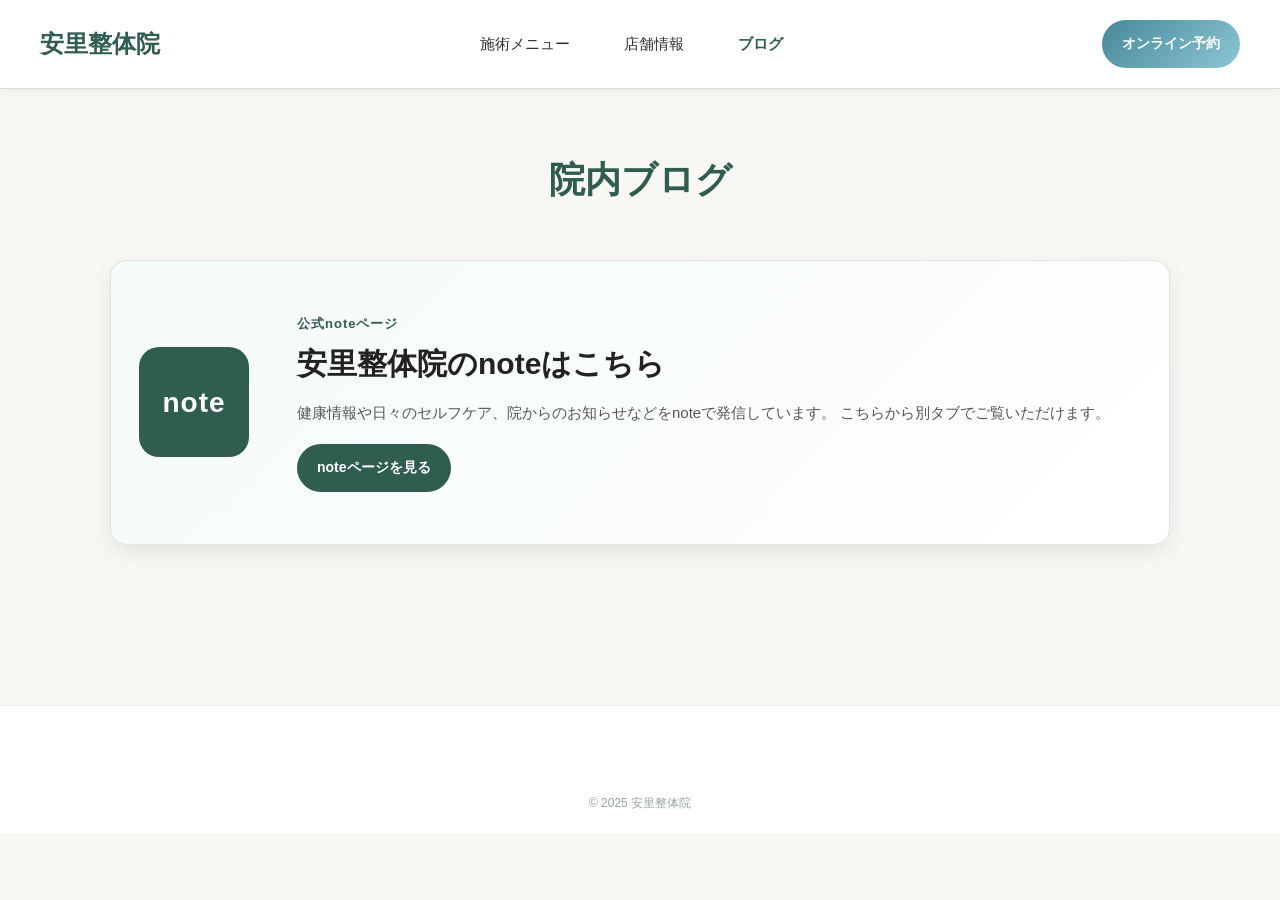
<file: blog.html>
<!DOCTYPE html>
<html lang="ja">
<head>
    <meta charset="UTF-8">
    <meta name="viewport" content="width=device-width, initial-scale=1.0">
    <title>ブログ | 安里整体院</title>
    <link rel="stylesheet" href="style.css">
</head>
<body>

    <header class="header">
        <div class="logo">安里整体院</div>

        <nav class="nav">
            <ul class="nav-list">
                <li><a href="menu.html">施術メニュー</a></li>
                <li><a href="access.html">店舗情報</a></li>
                <li><a href="blog.html" class="active">ブログ</a></li>
            </ul>
        </nav>

        <a href="reserve.html" class="btn-reservation">オンライン予約</a>
    </header>

    <main class="container">
        <h1 class="page-title">院内ブログ</h1>

        <section class="note-section">
            <article class="blog-card note-page-card">
                <a href="https://note.com/rosy_canna9799" target="_blank" rel="noopener noreferrer" class="blog-link">
                    <div class="note-page-icon">note</div>

                    <div class="blog-content">
                        <p class="note-label">公式noteページ</p>
                        <h2 class="note-page-title">安里整体院のnoteはこちら</h2>
                        <p class="note-page-text">
                            健康情報や日々のセルフケア、院からのお知らせなどをnoteで発信しています。
                            こちらから別タブでご覧いただけます。
                        </p>
                        <span class="note-page-button">noteページを見る</span>
                    </div>
                </a>
            </article>
        </section>
    </main>

    <footer class="footer">
        <div class="footer-top">
            <div class="footer-info">
                <strong>安里整体院</strong>
            </div>

            <div class="footer-nav">
                <a href="terms.html">利用規約</a>
                <a href="privacy.html">プライバシーポリシー</a>
                <a href="contact.html">お問い合わせ</a>
            </div>
        </div>

        <p class="copyright">© 2025 安里整体院</p>
    </footer>

</body>
</html>
</file>
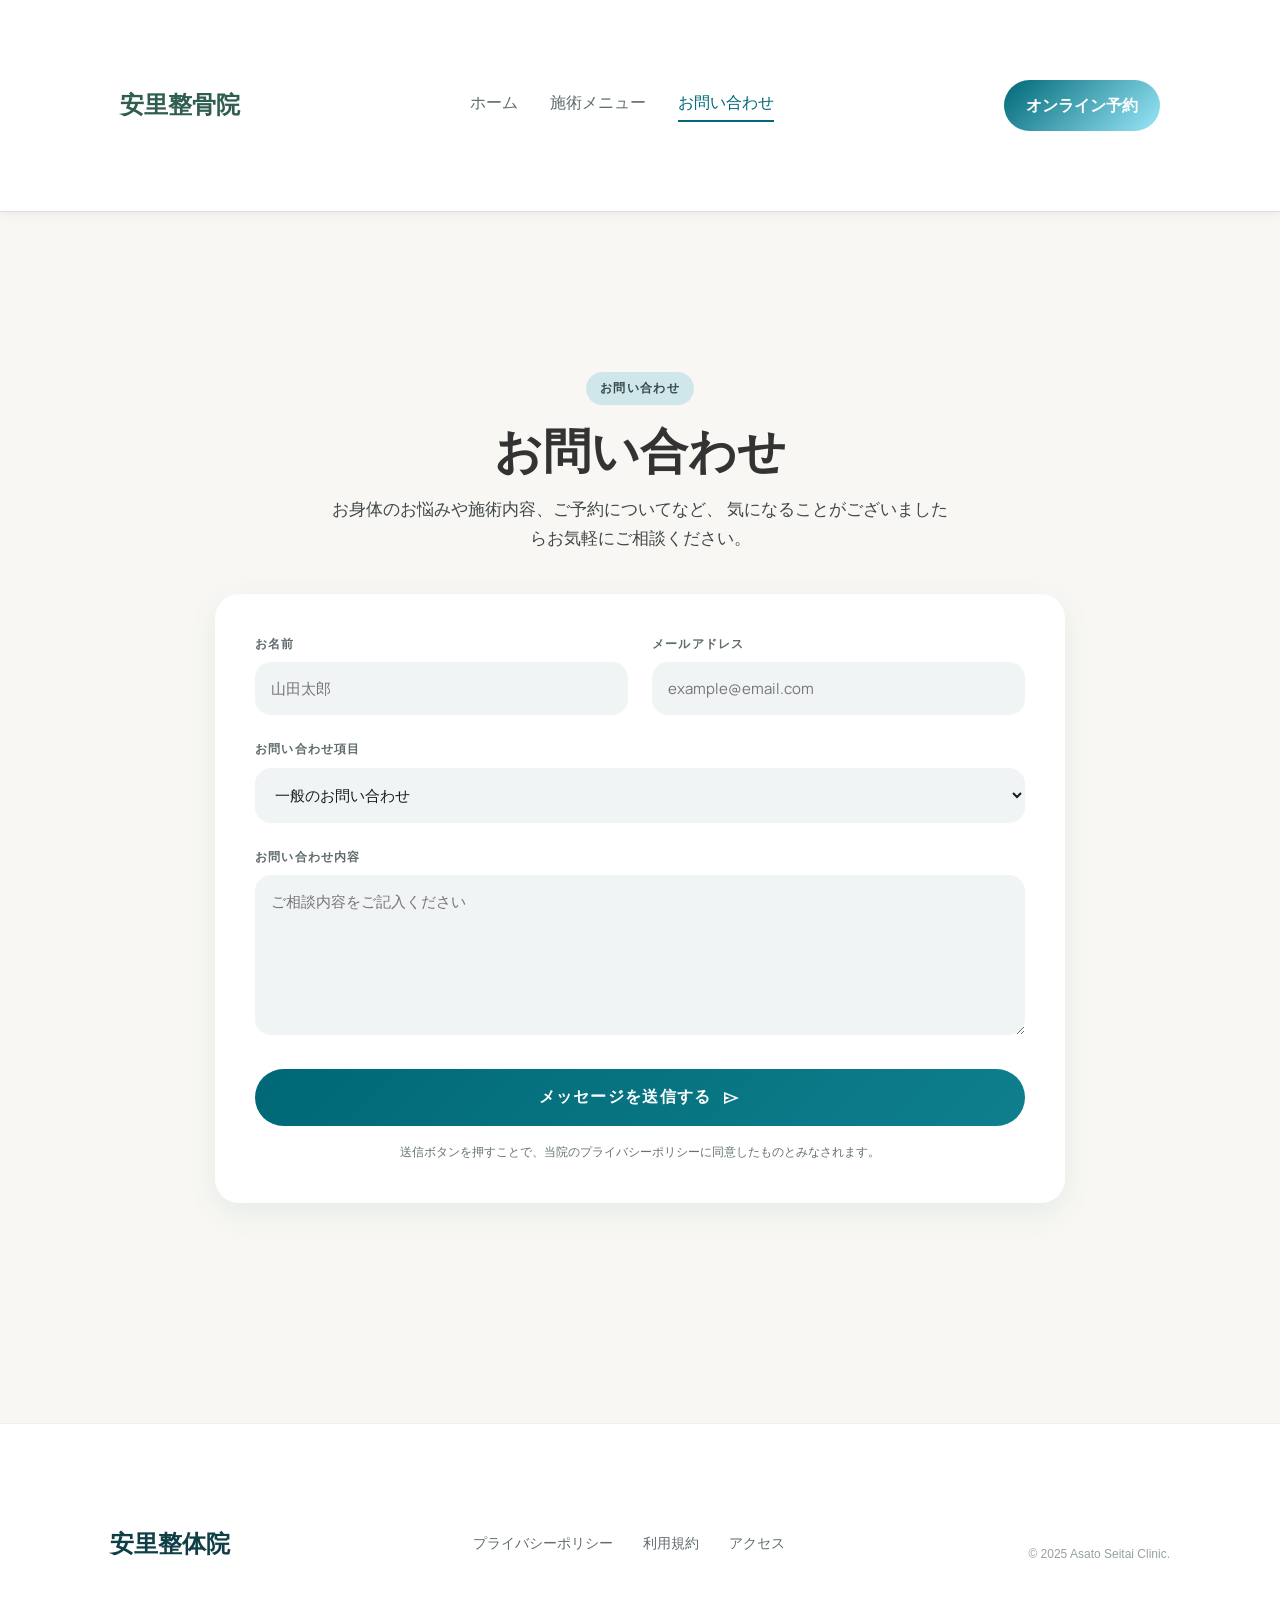
<file: contact.html>
<!DOCTYPE html>
<html lang="ja">
<head>
  <meta charset="UTF-8">
  <meta name="viewport" content="width=device-width, initial-scale=1.0">
  <title>お問い合わせ | 安里整体院</title>

  <link rel="preconnect" href="https://fonts.googleapis.com">
  <link rel="preconnect" href="https://fonts.gstatic.com" crossorigin>
  <link href="https://fonts.googleapis.com/css2?family=Manrope:wght@200;300;400;500;600;700;800&display=swap" rel="stylesheet">
  <link rel="stylesheet" href="https://fonts.googleapis.com/css2?family=Material+Symbols+Outlined">
  <link rel="stylesheet" href="style.css">
</head>
<body>

  <!-- ヘッダー -->
  <header class="header">
    <div class="container header-inner">
      <div class="logo">安里整骨院</div>

      <nav class="pc-nav">
        <a href="index.html">ホーム</a>
        <a href="menu.html">施術メニュー</a>
        <a href="contact.html" class="active">お問い合わせ</a>
      </nav>

      <a href="reserve.html" class="reserve-btn">オンライン予約</a>
    </div>
  </header>

  <main class="contact-main">

    <section class="contact-section">
      <div class="container">
        <div class="contact-wrapper">

          <div class="contact-heading">
            <span class="label">お問い合わせ</span>
            <h1>お問い合わせ</h1>
            <p>
              お身体のお悩みや施術内容、ご予約についてなど、
              気になることがございましたらお気軽にご相談ください。
            </p>
          </div>

          <div class="form-card">
            <form action="#" method="post" class="contact-form">

              <div class="form-row">
                <div class="form-group">
                  <label for="name">お名前</label>
                  <input type="text" id="name" name="name" placeholder="山田太郎">
                </div>

                <div class="form-group">
                  <label for="email">メールアドレス</label>
                  <input type="email" id="email" name="email" placeholder="example@email.com">
                </div>
              </div>

              <div class="form-group">
                <label for="subject">お問い合わせ項目</label>
                <select id="subject" name="subject">
                  <option>一般のお問い合わせ</option>
                  <option>施術のご相談</option>
                  <option>ご予約について</option>
                  <option>その他</option>
                </select>
              </div>

              <div class="form-group">
                <label for="message">お問い合わせ内容</label>
                <textarea id="message" name="message" rows="6" placeholder="ご相談内容をご記入ください"></textarea>
              </div>

              <div class="submit-area">
                <button type="submit" class="submit-btn">
                  <span>メッセージを送信する</span>
                  <span class="material-symbols-outlined">send</span>
                </button>

                <p class="form-note">
                  送信ボタンを押すことで、当院のプライバシーポリシーに同意したものとみなされます。
                </p>
              </div>

            </form>
          </div>

        </div>
      </div>
    </section>

  </main>

  <!-- フッター -->
  <footer class="footer">
    <div class="container footer-inner">
      <div class="footer-logo">安里整体院</div>

      <div class="footer-links">
        <a href="privacy.html">プライバシーポリシー</a>
        <a href="terms.html">利用規約</a>
        <a href="access.html">アクセス</a>
      </div>

      <p>© 2025 Asato Seitai Clinic.</p>
    </div>
  </footer>

</body>
</html>
</file>
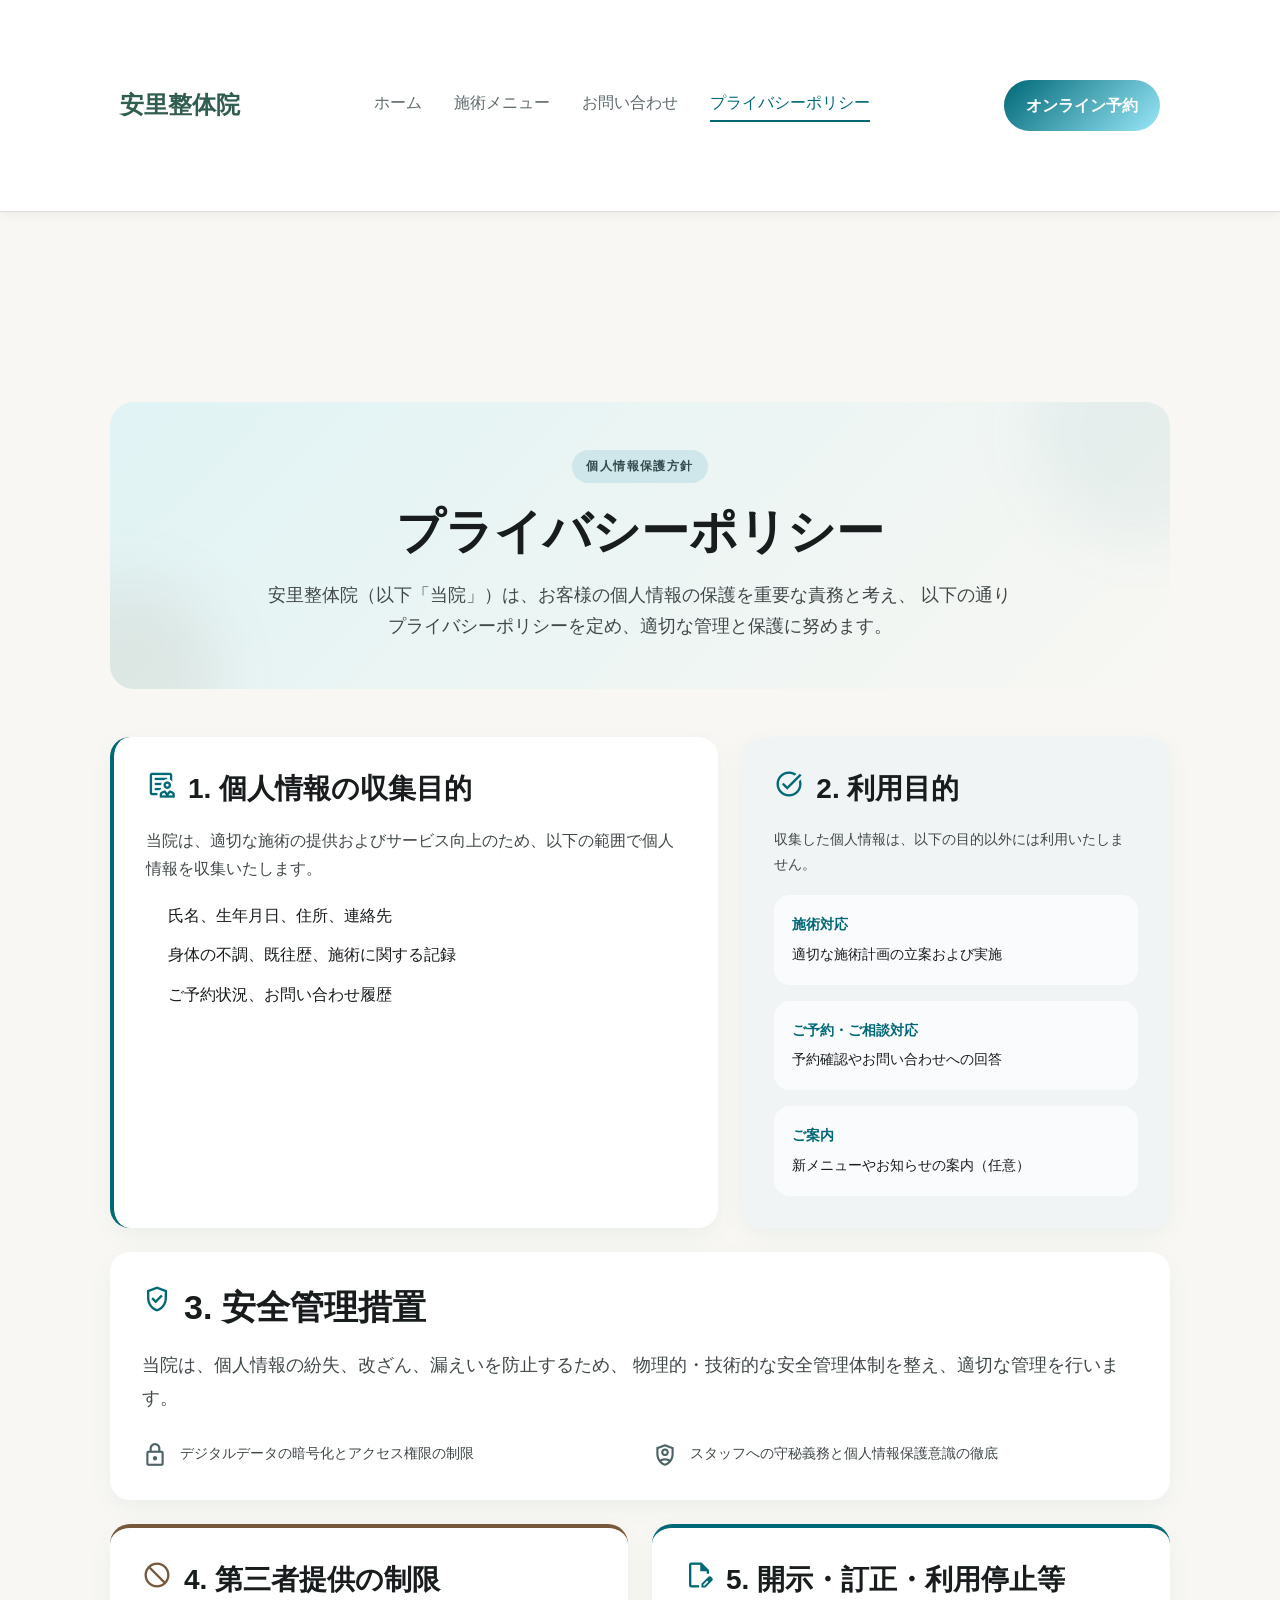
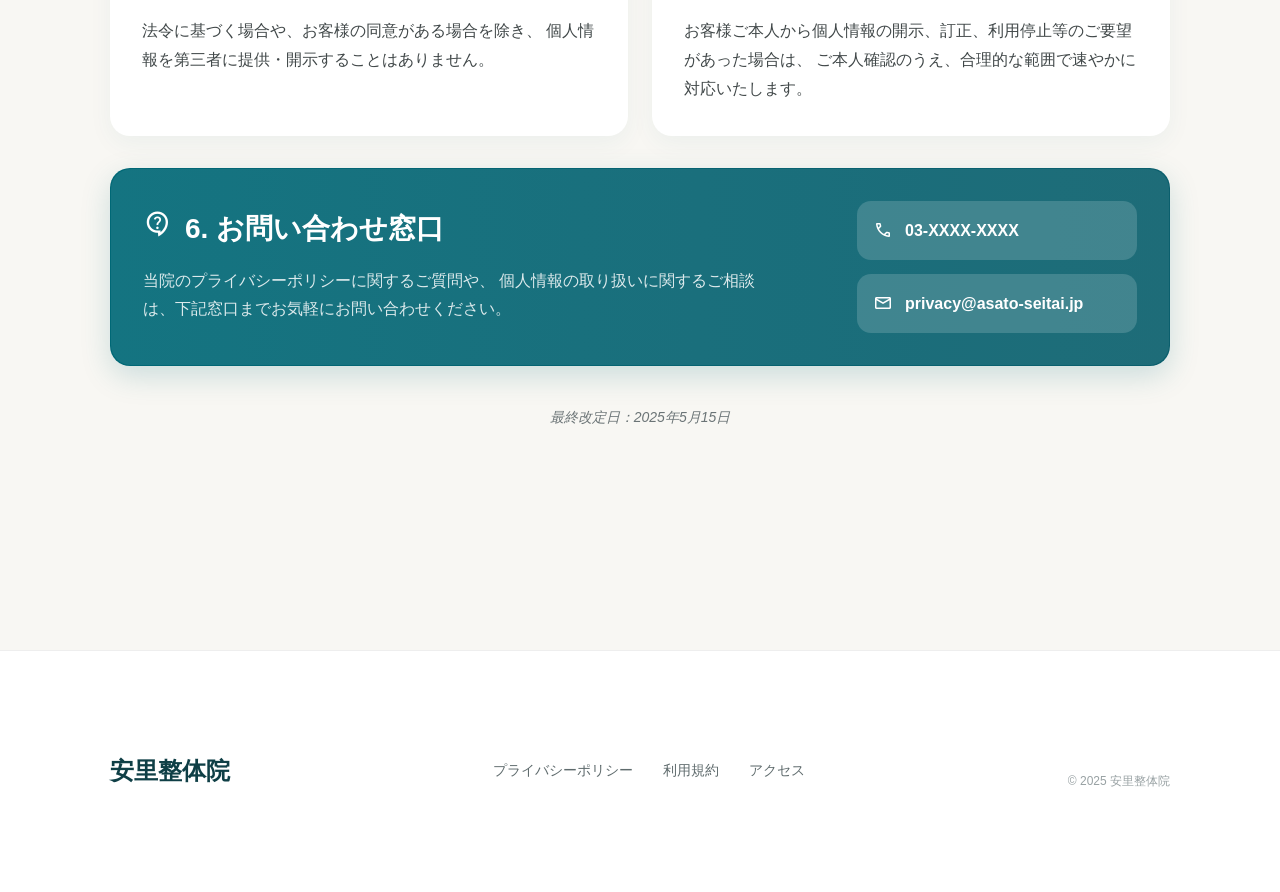
<file: privacy.html>
<!DOCTYPE html>
<html lang="ja">
<head>
  <meta charset="UTF-8">
  <meta name="viewport" content="width=device-width, initial-scale=1.0">
  <title>プライバシーポリシー | 安里整体院</title>

  <link rel="preconnect" href="https://fonts.googleapis.com">
  <link rel="preconnect" href="https://fonts.gstatic.com" crossorigin>
  <link href="https://fonts.googleapis.com/css2?family=Manrope:wght@200;300;400;500;600;700;800&display=swap" rel="stylesheet">
  <link rel="stylesheet" href="https://fonts.googleapis.com/css2?family=Material+Symbols+Outlined">
  <link rel="stylesheet" href="style.css">
</head>
<body>

  <!-- ヘッダー -->
  <header class="header">
    <div class="container header-inner">
      <div class="logo">安里整体院</div>

      <nav class="pc-nav">
        <a href="index.html">ホーム</a>
        <a href="menu.html">施術メニュー</a>
        <a href="contact.html">お問い合わせ</a>
        <a href="privacy.html" class="active">プライバシーポリシー</a>
      </nav>

      <a href="reserve.html" class="reserve-btn">オンライン予約</a>
    </div>
  </header>

  <main class="privacy-main">
    <div class="container">

      <!-- ヒーロー -->
      <section class="privacy-hero">
        <span class="privacy-label">個人情報保護方針</span>
        <h1>プライバシーポリシー</h1>
        <p>
          安里整体院（以下「当院」）は、お客様の個人情報の保護を重要な責務と考え、
          以下の通りプライバシーポリシーを定め、適切な管理と保護に努めます。
        </p>
      </section>

      <!-- コンテンツ -->
      <section class="privacy-grid">

        <article class="policy-card policy-card-large border-left-main">
          <div class="policy-title">
            <span class="material-symbols-outlined">clinical_notes</span>
            <h2>1. 個人情報の収集目的</h2>
          </div>

          <p class="policy-text">
            当院は、適切な施術の提供およびサービス向上のため、以下の範囲で個人情報を収集いたします。
          </p>

          <ul class="policy-list">
            <li>氏名、生年月日、住所、連絡先</li>
            <li>身体の不調、既往歴、施術に関する記録</li>
            <li>ご予約状況、お問い合わせ履歴</li>
          </ul>
        </article>

        <article class="policy-card policy-card-side soft-bg">
          <div class="policy-title">
            <span class="material-symbols-outlined">task_alt</span>
            <h2>2. 利用目的</h2>
          </div>

          <p class="policy-text small">
            収集した個人情報は、以下の目的以外には利用いたしません。
          </p>

          <div class="purpose-boxes">
            <div class="purpose-box">
              <h3>施術対応</h3>
              <p>適切な施術計画の立案および実施</p>
            </div>

            <div class="purpose-box">
              <h3>ご予約・ご相談対応</h3>
              <p>予約確認やお問い合わせへの回答</p>
            </div>

            <div class="purpose-box">
              <h3>ご案内</h3>
              <p>新メニューやお知らせの案内（任意）</p>
            </div>
          </div>
        </article>

        <article class="policy-card policy-card-full">
          <div class="policy-title large-title">
            <span class="material-symbols-outlined">verified_user</span>
            <h2>3. 安全管理措置</h2>
          </div>

          <p class="policy-text lead">
            当院は、個人情報の紛失、改ざん、漏えいを防止するため、
            物理的・技術的な安全管理体制を整え、適切な管理を行います。
          </p>

          <div class="security-points">
            <div class="security-item">
              <span class="material-symbols-outlined">lock</span>
              <p>デジタルデータの暗号化とアクセス権限の制限</p>
            </div>

            <div class="security-item">
              <span class="material-symbols-outlined">shield_person</span>
              <p>スタッフへの守秘義務と個人情報保護意識の徹底</p>
            </div>
          </div>
        </article>

        <article class="policy-card half-card border-top-sub">
          <div class="policy-title">
            <span class="material-symbols-outlined sub-color">block</span>
            <h2>4. 第三者提供の制限</h2>
          </div>

          <p class="policy-text">
            法令に基づく場合や、お客様の同意がある場合を除き、
            個人情報を第三者に提供・開示することはありません。
          </p>
        </article>

        <article class="policy-card half-card border-top-main">
          <div class="policy-title">
            <span class="material-symbols-outlined">edit_document</span>
            <h2>5. 開示・訂正・利用停止等</h2>
          </div>

          <p class="policy-text">
            お客様ご本人から個人情報の開示、訂正、利用停止等のご要望があった場合は、
            ご本人確認のうえ、合理的な範囲で速やかに対応いたします。
          </p>
        </article>

        <article class="contact-policy-box">
          <div class="contact-policy-inner">
            <div class="contact-policy-text">
              <div class="policy-title white">
                <span class="material-symbols-outlined">contact_support</span>
                <h2>6. お問い合わせ窓口</h2>
              </div>

              <p>
                当院のプライバシーポリシーに関するご質問や、
                個人情報の取り扱いに関するご相談は、下記窓口までお気軽にお問い合わせください。
              </p>
            </div>

            <div class="contact-policy-info">
              <div class="contact-info-item">
                <span class="material-symbols-outlined">call</span>
                <span>03-XXXX-XXXX</span>
              </div>

              <div class="contact-info-item">
                <span class="material-symbols-outlined">mail</span>
                <span>privacy@asato-seitai.jp</span>
              </div>
            </div>
          </div>
        </article>

      </section>

      <p class="updated-date">最終改定日：2025年5月15日</p>
    </div>
  </main>

  <!-- フッター -->
  <footer class="footer">
    <div class="container footer-inner">
      <div class="footer-logo">安里整体院</div>

      <div class="footer-links">
        <a href="privacy.html">プライバシーポリシー</a>
        <a href="terms.html">利用規約</a>
        <a href="access.html">アクセス</a>
      </div>

      <p>© 2025 安里整体院</p>
    </div>
  </footer>

</body>
</html>
</file>
<file: style.css>
/* --------------------
   初期設定
-------------------- */
* {
  margin: 0;
  padding: 0;
  box-sizing: border-box;
}

html {
  scroll-behavior: smooth;
}

body {
  font-family: "Manrope", sans-serif;
  color: #181c1d;
  background-color: #f6fafb;
  line-height: 1.7;
}

img {
  width: 100%;
  display: block;
}

a {
  text-decoration: none;
  color: inherit;
}

ul {
  list-style: none;
}

.material-symbols-outlined {
  font-size: 20px;
  vertical-align: middle;
}


/* --------------------
   共通
-------------------- */
.container {
  width: 90%;
  max-width: 1200px;
  margin: 0 auto;
}

.section {
  padding: 100px 0;
}

.section-gray {
  background-color: #f0f4f5;
}

.section-light {
  background-color: #eaeef0;
}

.section-heading {
  margin-bottom: 50px;
}

.section-heading.center {
  text-align: center;
}

.section-subtitle {
  color: #006876;
  font-size: 14px;
  font-weight: 700;
  letter-spacing: 2px;
  text-transform: uppercase;
  margin-bottom: 10px;
}

.section-title {
  font-size: 40px;
  font-weight: 800;
  line-height: 1.3;
}

.btn {
  display: inline-flex;
  align-items: center;
  gap: 8px;
  padding: 14px 28px;
  border-radius: 9999px;
  font-weight: 700;
  transition: 0.3s;
}

.btn:hover {
  opacity: 0.9;
}

.btn-primary {
  background: linear-gradient(135deg, #006876, #99e7f8);
  color: #ffffff;
}

.btn-secondary {
  background-color: rgba(255, 255, 255, 0.8);
  color: #006876;
  border: 1px solid #c1c8c9;
}

.large-btn {
  font-size: 20px;
  padding: 18px 40px;
}


/* --------------------
   ヘッダー
-------------------- */
.header {
  width: 100%;
  position: fixed;
  top: 0;
  left: 0;
  z-index: 100;
  background-color: rgba(246, 250, 251, 0.8);
  backdrop-filter: blur(12px);
  box-shadow: 0 2px 10px rgba(0, 0, 0, 0.06);
}

.header-inner {
  display: flex;
  justify-content: space-between;
  align-items: center;
  padding: 20px 0;
}

.logo {
  font-size: 28px;
  font-weight: 800;
  color: #0f4d57;
}

.nav-list {
  display: flex;
  gap: 30px;
}

.nav-list a {
  font-size: 14px;
  font-weight: 600;
  color: #667085;
}

.nav-list a:hover {
  color: #006876;
}

.header-btn {
  display: inline-block;
  background: linear-gradient(135deg, #006876, #99e7f8);
  color: #ffffff;
  padding: 12px 24px;
  border-radius: 9999px;
  font-size: 14px;
  font-weight: 700;
}


/* --------------------
   メイン画像
-------------------- */
.hero {
  min-height: 100vh;
  display: flex;
  align-items: center;
  background-image: url("https://lh3.googleusercontent.com/aida-public/[base64]");
  background-size: cover;
  background-position: center;
  position: relative;
  padding-top: 100px;
}

.hero-overlay {
  width: 100%;
  height: 100%;
  background: linear-gradient(to right, rgba(246, 250, 251, 0.88), rgba(246, 250, 251, 0.45), rgba(246, 250, 251, 0.1));
  position: absolute;
  top: 0;
  left: 0;
}

.hero-content {
  position: relative;
  z-index: 1;
}

.hero-text {
  max-width: 650px;
}

.hero-catch {
  font-size: 64px;
  font-weight: 800;
  line-height: 1.25;
  margin-bottom: 24px;
  text-shadow: 0 2px 8px rgba(255, 255, 255, 0.7);
}

.hero-catch span {
  color: #006876;
}

.hero-description {
  font-size: 20px;
  font-weight: 500;
  margin-bottom: 40px;
  text-shadow: 0 2px 8px rgba(255, 255, 255, 0.7);
}

.hero-buttons {
  display: flex;
  gap: 16px;
  flex-wrap: wrap;
}


/* --------------------
   提供メニュー
-------------------- */
.service-list {
  display: flex;
  gap: 30px;
  flex-wrap: wrap;
}

.service-card {
  width: calc(33.333% - 20px);
  background-color: #ffffff;
  padding: 32px;
  border-radius: 20px;
  transition: 0.3s;
}

.service-card:hover {
  transform: translateY(-8px);
}

.service-icon {
  width: 56px;
  height: 56px;
  background-color: #cfe7ea;
  color: #006876;
  border-radius: 50%;
  display: flex;
  justify-content: center;
  align-items: center;
  margin-bottom: 24px;
}

.service-icon .material-symbols-outlined {
  font-size: 32px;
}

.service-title {
  font-size: 24px;
  font-weight: 700;
  margin-bottom: 16px;
}

.service-text {
  color: #414849;
  font-size: 15px;
  margin-bottom: 24px;
}

.service-image {
  height: 220px;
  object-fit: cover;
  border-radius: 12px;
}


/* --------------------
   想い
-------------------- */
.philosophy {
  display: flex;
  align-items: center;
  gap: 60px;
}

.philosophy-image-area,
.philosophy-text-area {
  width: 50%;
}

.philosophy-image {
  height: 600px;
  object-fit: cover;
  border-radius: 32px;
}

.philosophy-text {
  color: #414849;
  margin-top: 24px;
}

.owner-info {
  margin-top: 32px;
}

.owner-name {
  font-size: 20px;
  font-weight: 700;
  color: #0f4d57;
}

.owner-job {
  font-size: 14px;
  color: #666;
}


/* --------------------
   お客様の声
-------------------- */
.voice-list {
  display: flex;
  gap: 30px;
  flex-wrap: wrap;
}

.voice-card {
  width: calc(33.333% - 20px);
  background-color: #ffffff;
  padding: 36px;
  border-radius: 24px;
}

.stars {
  color: #006876;
  font-size: 24px;
  margin-bottom: 24px;
}

.voice-text {
  font-style: italic;
  margin-bottom: 30px;
}

.voice-user {
  display: flex;
  align-items: center;
  gap: 14px;
}

.voice-user-icon {
  width: 48px;
  height: 48px;
  background-color: #cfe7ea;
  border-radius: 50%;
}

.voice-user-name {
  font-weight: 700;
}

.voice-user-job {
  font-size: 13px;
  color: #666;
}


/* --------------------
   CTA
-------------------- */
.cta {
  padding: 120px 0;
  background-color: #f6fafb;
  text-align: center;
  position: relative;
}

.cta::before {
  content: "";
  width: 100%;
  height: 100%;
  background-color: rgba(0, 104, 118, 0.05);
  position: absolute;
  top: 0;
  left: 0;
}

.cta-inner {
  position: relative;
  z-index: 1;
}

.cta-title {
  font-size: 48px;
  font-weight: 800;
  margin-bottom: 24px;
}

.cta-text {
  max-width: 700px;
  margin: 0 auto 40px;
  color: #414849;
  font-size: 18px;
}


/* --------------------
   フッター
-------------------- */
.footer {
  background-color: #f8fafc;
  padding: 50px 0;
}

.footer-inner {
  display: flex;
  justify-content: space-between;
  align-items: center;
  gap: 30px;
}

.footer-logo {
  font-size: 20px;
  font-weight: 700;
  color: #0f4d57;
  margin-bottom: 8px;
}

.footer-copy {
  font-size: 14px;
  color: #666;
}

.footer-links {
  display: flex;
  gap: 24px;
}

.footer-links a {
  font-size: 14px;
  color: #666;
}

.footer-links a:hover {
  color: #006876;
}


/* --------------------
   レスポンシブ
-------------------- */
@media (max-width: 1024px) {
  .service-card,
  .voice-card {
    width: calc(50% - 15px);
  }

  .hero-catch {
    font-size: 52px;
  }

  .philosophy {
    flex-direction: column;
  }

  .philosophy-image-area,
  .philosophy-text-area {
    width: 100%;
  }
}

@media (max-width: 768px) {
  .header-inner {
    flex-direction: column;
    gap: 16px;
  }

  .nav-list {
    flex-wrap: wrap;
    justify-content: center;
    gap: 16px;
  }

  .hero {
    padding-top: 180px;
  }

  .hero-catch {
    font-size: 40px;
  }

  .hero-description {
    font-size: 18px;
  }

  .section-title {
    font-size: 32px;
  }

  .service-card,
  .voice-card {
    width: 100%;
  }

  .cta-title {
    font-size: 34px;
  }

  .footer-inner {
    flex-direction: column;
    text-align: center;
  }

  .footer-links {
    flex-direction: column;
    gap: 12px;
  }
}

@media (max-width: 480px) {
  .hero-catch {
    font-size: 32px;
  }

  .hero-description {
    font-size: 16px;
  }

  .btn {
    width: 100%;
    justify-content: center;
  }

  .section {
    padding: 70px 0;
  }
}







/* メニューmenu.html */











/* 全部の要素にまとめて指定する */
* {             
  margin: 0;
  padding: 0;
  box-sizing: border-box;
}



body {
  font-family: 'Manrope', sans-serif;
  color: #181c1d;
  background-color: #f6fafb;
  line-height: 1.6;
}

img {
  width: 100%;
  display: block;
}

a {
  text-decoration: none;
  color: inherit;
}

.container {
  width: 90%;
  max-width: 1200px;
  margin: 0 auto;
}

.section {
  padding: 80px 0;
}

/* =========================
   ヘッダー
========================= */
.header {
  position: sticky;
  top: 0;
  z-index: 100;
  background: rgba(255, 255, 255, 0.85);
  backdrop-filter: blur(20px);
  border-bottom: 1px solid #e0e6e8;
}

.header-inner {
  display: flex;
  justify-content: space-between;
  align-items: center;
  padding: 18px 0;
}

.logo {
  font-size: 24px;
  font-weight: 800;
  color: #0f3f46;
}

.pc-nav {
  display: flex;
  gap: 32px;
}

.pc-nav a {
  color: #5f6b6d;
  font-weight: 500;
}

.pc-nav a.active {
  color: #006876;
  border-bottom: 2px solid #006876;
  padding-bottom: 4px;
}

.reserve-btn {
  display: inline-block;
  background: linear-gradient(135deg, #006876 0%, #99e7f8 100%);
  color: #fff;
  font-weight: 700;
  padding: 12px 22px;
  border-radius: 9999px;
}

/* =========================
   メインビジュアル
========================= */
.hero {
  padding-top: 40px;
}

.hero-box {
  background: #f0f4f5;
  border-radius: 32px;
  padding: 50px;
  display: flex;
  gap: 40px;
  align-items: center;
}

.hero-text,
.hero-image {
  width: 50%;
}

.label {
  display: inline-block;
  background: #ffd3af;
  color: #7a593d;
  font-size: 14px;
  font-weight: 700;
  padding: 6px 14px;
  border-radius: 9999px;
  margin-bottom: 20px;
}

.hero-text h1 {
  font-size: 56px;
  line-height: 1.2;
  margin-bottom: 20px;
}

.hero-text p {
  font-size: 18px;
  color: #414849;
  margin-bottom: 28px;
}

.price-area {
  display: flex;
  align-items: baseline;
  gap: 16px;
  margin-bottom: 28px;
}

.main-price {
  font-size: 52px;
  font-weight: 800;
  color: #006876;
}

.old-price {
  color: #6f7778;
  text-decoration: line-through;
}

.time {
  color: #6f7778;
  font-size: 14px;
}

.hero-btn {
  display: inline-block;
  background: linear-gradient(135deg, #006876 0%, #99e7f8 100%);
  color: #fff;
  font-weight: 700;
  padding: 16px 28px;
  border-radius: 9999px;
}

.hero-image img {
  border-radius: 24px;
  height: 100%;
  object-fit: cover;
}

/* =========================
   タイトル
========================= */
.section-title {
  text-align: center;
  margin-bottom: 50px;
}

.section-title h2 {
  font-size: 36px;
  margin-bottom: 12px;
}

.line {
  width: 50px;
  height: 4px;
  background: #006876;
  border-radius: 9999px;
  margin: 0 auto;
}

.sub-title {
  font-size: 30px;
  margin-bottom: 30px;
}

/* =========================
   カード共通
========================= */
.card {
  background: #f0f4f5;
  border-radius: 24px;
  padding: 30px;
}

.card h3,
.card h4 {
  margin-bottom: 16px;
}

.card p {
  color: #414849;
}

.price {
  color: #006876;
  font-size: 24px;
}

/* =========================
   メインメニュー
========================= */
.main-menu-grid {
  display: grid;
  grid-template-columns: 2fr 1fr;
  gap: 24px;
}

.featured-card {
  display: flex;
  padding: 0;
  overflow: hidden;
  grid-column: 1 / 2;
}

.featured-text {
  width: 55%;
  padding: 40px;
}

.featured-image {
  width: 45%;
}

.featured-image img {
  height: 100%;
  object-fit: cover;
}

.recommend {
  color: #006876;
  font-size: 14px;
  font-weight: 700;
  display: inline-block;
  margin-bottom: 10px;
}

.menu-info {
  display: flex;
  gap: 40px;
  margin-top: 30px;
}

.small-label {
  display: block;
  font-size: 12px;
  color: #6c7475;
  margin-bottom: 4px;
}

.side-card {
  display: flex;
  flex-direction: column;
  justify-content: space-between;
}

.icon-box {
  width: 48px;
  height: 48px;
  background: #99e7f8;
  color: #006a78;
  border-radius: 16px;
  display: flex;
  justify-content: center;
  align-items: center;
  margin-bottom: 24px;
}

.premium-card {
  grid-column: 1 / 3;
  background: #2c3132;
  color: #edf1f2;
  display: flex;
  gap: 40px;
  align-items: center;
}

.premium-text,
.premium-image {
  width: 50%;
}

.premium-label {
  display: inline-block;
  background: rgba(132, 210, 226, 0.2);
  color: #a1efff;
  border: 1px solid rgba(132, 210, 226, 0.4);
  border-radius: 9999px;
  padding: 6px 12px;
  font-size: 12px;
  font-weight: 700;
  margin-bottom: 20px;
}

.light-price {
  color: #99e7f8;
}

.premium-image img {
  border-radius: 20px;
  object-fit: cover;
}

/* =========================
   その他メニュー
========================= */
.other-menu-grid {
  display: grid;
  grid-template-columns: repeat(3, 1fr);
  gap: 24px;
}

.small-card p {
  font-size: 14px;
  margin-bottom: 24px;
}

.card-bottom {
  display: flex;
  justify-content: space-between;
  align-items: center;
  margin-top: 24px;
  padding-top: 16px;
  border-top: 1px solid #d5dcde;
}

/* =========================
   回数券
========================= */
.plan-box {
  background: #cfe7ea;
  border-radius: 36px;
  padding: 60px 30px;
  text-align: center;
}

.plan-box h2 {
  font-size: 36px;
  margin-bottom: 16px;
}

.plan-text {
  max-width: 700px;
  margin: 0 auto 40px;
  color: #52686b;
}

.plan-grid {
  display: grid;
  grid-template-columns: repeat(2, 1fr);
  gap: 24px;
  max-width: 850px;
  margin: 0 auto;
}

.plan-card {
  background: #fff;
  border-radius: 24px;
  padding: 35px 20px;
  position: relative;
}

.plan-label {
  display: inline-block;
  color: #006876;
  font-size: 12px;
  font-weight: 700;
  margin-bottom: 12px;
}

.plan-card h4 {
  font-size: 28px;
  margin-bottom: 10px;
}

.plan-card p {
  font-size: 14px;
  color: #5f6b6d;
  margin-bottom: 20px;
}

.plan-price {
  font-size: 36px;
  font-weight: 800;
}

.popular {
  border: 2px solid #006876;
}

.popular-badge {
  position: absolute;
  top: -14px;
  left: 50%;
  transform: translateX(-50%);
  background: #006876;
  color: #fff;
  font-size: 12px;
  font-weight: 700;
  padding: 6px 14px;
  border-radius: 9999px;
}

/* =========================
   フッター
========================= */
.footer {
  background: #f8fafb;
  border-top: 1px solid #e1e7e9;
  padding: 50px 0;
}

.footer-inner {
  text-align: center;
}

.footer-logo {
  font-size: 24px;
  font-weight: 800;
  color: #0f3f46;
  margin-bottom: 20px;
}

.footer-links {
  display: flex;
  justify-content: center;
  gap: 30px;
  margin-bottom: 20px;
}

.footer-links a {
  font-size: 14px;
  color: #5f6b6d;
}

.footer p {
  font-size: 12px;
  color: #98a1a3;
}

/* =========================
   レスポンシブ
========================= */
@media (max-width: 900px) {
  .header-inner {
    flex-wrap: wrap;
    gap: 15px;
  }

  .pc-nav {
    width: 100%;
    justify-content: center;
  }

  .hero-box,
  .featured-card,
  .premium-card {
    flex-direction: column;
  }

  .hero-text,
  .hero-image,
  .featured-text,
  .featured-image,
  .premium-text,
  .premium-image {
    width: 100%;
  }

  .main-menu-grid,
  .other-menu-grid,
  .plan-grid {
    grid-template-columns: 1fr;
  }

  .premium-card {
    grid-column: auto;
  }

  .featured-card {
    grid-column: auto;
  }

  .hero-text h1 {
    font-size: 40px;
  }
}

@media (max-width: 600px) {
  .section {
    padding: 60px 0;
  }

  .hero-box {
    padding: 25px;
  }

  .hero-text h1 {
    font-size: 32px;
  }

  .section-title h2,
  .sub-title,
  .plan-box h2 {
    font-size: 28px;
  }

  .main-price {
    font-size: 40px;
  }

  .price-area {
    flex-wrap: wrap;
  }

  .footer-links {
    flex-direction: column;
    gap: 10px;
  }
}



/* access.html */









/* =========================
   全体
========================= */
* {
  margin: 0;
  padding: 0;
  box-sizing: border-box;
}

body {
  font-family: 'Manrope', sans-serif;
  color: #181c1d;
  background-color: #f6fafb;
  line-height: 1.6;
}

img {
  width: 100%;
  display: block;
}

a {
  text-decoration: none;
  color: inherit;
}

ul {
  list-style: none;
}

.container {
  width: 90%;
  max-width: 1200px;
  margin: 0 auto;
}

.section {
  padding: 80px 0;
}

/* =========================
   ヘッダー
========================= */
.header {
  position: sticky;
  top: 0;
  z-index: 100;
  background: rgba(255, 255, 255, 0.85);
  backdrop-filter: blur(20px);
  border-bottom: 1px solid #e0e6e8;
}

.header-inner {
  display: flex;
  justify-content: space-between;
  align-items: center;
  padding: 18px 0;
}

.logo {
  font-size: 24px;
  font-weight: 800;
  color: #0f3f46;
}

.pc-nav {
  display: flex;
  gap: 32px;
}

.pc-nav a {
  color: #5f6b6d;
  font-weight: 500;
}

.pc-nav a.active {
  color: #006876;
  border-bottom: 2px solid #006876;
  padding-bottom: 4px;
}

.reserve-btn {
  display: inline-block;
  background: linear-gradient(135deg, #006876 0%, #99e7f8 100%);
  color: #fff;
  font-weight: 700;
  padding: 12px 22px;
  border-radius: 9999px;
}

/* =========================
   共通タイトル
========================= */
.section-title {
  text-align: center;
  margin-bottom: 50px;
}

.section-title h2 {
  font-size: 36px;
  margin-bottom: 12px;
}

.line {
  width: 50px;
  height: 4px;
  background: #006876;
  border-radius: 9999px;
  margin: 0 auto;
}

/* =========================
   ヒーロー
========================= */
.hero-access {
  padding-top: 40px;
}

.hero-box {
  background: #f0f4f5;
  border-radius: 32px;
  padding: 50px;
  display: flex;
  gap: 40px;
  align-items: center;
}

.hero-text,
.hero-image {
  width: 50%;
}

.label {
  display: inline-block;
  background: #ffd3af;
  color: #7a593d;
  font-size: 14px;
  font-weight: 700;
  padding: 6px 14px;
  border-radius: 9999px;
  margin-bottom: 20px;
}

.hero-text h1 {
  font-size: 56px;
  line-height: 1.2;
  margin-bottom: 20px;
}

.hero-text p {
  font-size: 18px;
  color: #414849;
}

.hero-image img {
  border-radius: 24px;
  height: 100%;
  object-fit: cover;
}

/* =========================
   アクセス
========================= */
.access-grid {
  display: grid;
  grid-template-columns: 1fr 1fr;
  gap: 32px;
  align-items: start;
}

.info-card {
  background: #ffffff;
  border-radius: 24px;
  padding: 30px;
  box-shadow: 0 6px 20px rgba(0, 0, 0, 0.04);
  margin-bottom: 24px;
}

.info-row {
  display: grid;
  grid-template-columns: 120px 1fr;
  gap: 16px;
  padding: 16px 0;
  border-bottom: 1px solid #e1e7e8;
}

.info-row:last-child {
  border-bottom: none;
}

.info-title {
  font-size: 13px;
  font-weight: 700;
  color: #667173;
  letter-spacing: 0.08em;
}

.info-text {
  font-size: 16px;
}

.accent {
  color: #006876;
  font-weight: 700;
}

.guide-grid {
  display: grid;
  grid-template-columns: 1fr 1fr;
  gap: 24px;
}

.guide-card {
  background: #f0f4f5;
  border-radius: 24px;
  padding: 24px;
}

.guide-title {
  display: flex;
  align-items: center;
  gap: 8px;
  color: #006876;
  margin-bottom: 16px;
}

.guide-title h3 {
  font-size: 20px;
}

.guide-card ul li {
  position: relative;
  padding-left: 16px;
  margin-bottom: 10px;
  color: #414849;
  font-size: 14px;
}

.guide-card ul li::before {
  content: "•";
  position: absolute;
  left: 0;
  top: 0;
  color: #181c1d;
}

.guide-card p {
  color: #414849;
  font-size: 14px;
}


.map-card {
  background: #fff;                 /* 白い背景 */
  border-radius: 24px;              /* 角を丸くする */
  overflow: hidden;                 /* はみ出した地図を隠す */
  min-height: 540px;                /* PCでは最低540pxの高さを確保 */
  height: 540px;                    /* 高さを明確に決める ← ここが大事 */
  box-shadow: 0 10px 30px rgba(0, 104, 118, 0.08); /* 影 */
}

.map-card iframe {
  width: 100%;                      /* 横幅いっぱい */
  height: 100%;                     /* 親の高さにぴったり合わせる */
  display: block;                   /* iframe下の変な隙間を消す */
  border: none;                     /* 枠線なし */
}
/* .map-card {
  height: 100%;
  min-height: 540px;
  background: #fff;
  border-radius: 24px;
  overflow: hidden;
  box-shadow: 0 10px 30px rgba(0, 104, 118, 0.08);
} */

/* =========================
   CTA
========================= */
.cta-section {
  padding: 80px 0;
}

.cta-box {
  background: #cfe7ea;
  border-radius: 36px;
  padding: 60px 30px;
  text-align: center;
}

.cta-box h2 {
  font-size: 36px;
  margin-bottom: 16px;
}

.cta-box p {
  max-width: 680px;
  margin: 0 auto 28px;
  color: #52686b;
}

.cta-buttons {
  display: flex;
  justify-content: center;
  gap: 16px;
  flex-wrap: wrap;
}

.cta-btn {
  display: inline-block;
  padding: 16px 32px;
  border-radius: 9999px;
  font-weight: 700;
  font-size: 18px;
}

.cta-btn.primary {
  background: #006876;
  color: #fff;
}

.cta-btn.secondary {
  background: #fff;
  color: #006876;
  border: 1px solid rgba(0, 104, 118, 0.2);
}

/* =========================
   フッター
========================= */
.footer {
  background: #f8fafb;
  border-top: 1px solid #e1e7e9;
  padding: 50px 0;
}

.footer-inner {
  text-align: center;
}

.footer-logo {
  font-size: 24px;
  font-weight: 800;
  color: #0f3f46;
  margin-bottom: 20px;
}

.footer-links {
  display: flex;
  justify-content: center;
  gap: 30px;
  margin-bottom: 20px;
}

.footer-links a {
  font-size: 14px;
  color: #5f6b6d;
}

.footer p {
  font-size: 12px;
  color: #98a1a3;
}

/* =========================
   レスポンシブ
========================= */
@media (max-width: 900px) {
  .header-inner {
    flex-wrap: wrap;
    gap: 15px;
  }

  .pc-nav {
    width: 100%;
    justify-content: center;
  }

  .hero-box {
    flex-direction: column;
  }

  .hero-text,
  .hero-image {
    width: 100%;
  }

  .access-grid,
  .guide-grid {
    grid-template-columns: 1fr;
  }

  .hero-text h1 {
    font-size: 40px;
  }

  .map-card {
    min-height: 420px;
  }
}

@media (max-width: 600px) {
  .section {
    padding: 60px 0;
  }

  .hero-box {
    padding: 25px;
  }

  .hero-text h1 {
    font-size: 32px;
  }

  .hero-text p {
    font-size: 16px;
  }

  .section-title h2,
  .cta-box h2 {
    font-size: 28px;
  }

  .info-row {
    grid-template-columns: 1fr;
    gap: 6px;
  }

  .footer-links {
    flex-direction: column;
    gap: 10px;
  }

  .cta-btn {
    width: 100%;
    text-align: center;
  }
}















/* 問い合わせ */

/* =========================
   全体
========================= */
* {
  margin: 0;
  padding: 0;
  box-sizing: border-box;
}

body {
  font-family: 'Manrope', sans-serif;
  color: #181c1d;
  background-color: #f6fafb;
  line-height: 1.6;
}

img {
  width: 100%;
  display: block;
}

a {
  text-decoration: none;
  color: inherit;
}

.container {
  width: 90%;
  max-width: 1200px;
  margin: 0 auto;
}

/* =========================
   ヘッダー
========================= */
.header {
  position: sticky;
  top: 0;
  z-index: 100;
  background: rgba(255, 255, 255, 0.85);
  backdrop-filter: blur(20px);
  border-bottom: 1px solid #e0e6e8;
}

.header-inner {
  display: flex;
  justify-content: space-between;
  align-items: center;
  padding: 18px 0;
}

.logo {
  font-size: 24px;
  font-weight: 800;
  color: #0f3f46;
}

.pc-nav {
  display: flex;
  gap: 32px;
}

.pc-nav a {
  color: #5f6b6d;
  font-weight: 500;
}

.pc-nav a.active {
  color: #006876;
  border-bottom: 2px solid #006876;
  padding-bottom: 4px;
}

.reserve-btn {
  display: inline-block;
  background: linear-gradient(135deg, #006876 0%, #99e7f8 100%);
  color: #fff;
  font-weight: 700;
  padding: 12px 22px;
  border-radius: 9999px;
}

/* =========================
   お問い合わせページ
========================= */
.contact-main {
  padding: 100px 0 80px;
}

.contact-section {
  min-height: calc(100vh - 160px);
  display: flex;
  align-items: center;
}

.contact-wrapper {
  width: 100%;
  max-width: 850px;
  margin: 0 auto;
}

.contact-heading {
  text-align: center;
  margin-bottom: 40px;
}

.label {
  display: inline-block;
  background: #cfe7ea;
  color: #354a4d;
  font-size: 12px;
  font-weight: 700;
  letter-spacing: 0.12em;
  text-transform: uppercase;
  padding: 6px 14px;
  border-radius: 9999px;
  margin-bottom: 18px;
}

.contact-heading h1 {
  font-size: 48px;
  line-height: 1.2;
  margin-bottom: 16px;
}

.contact-heading p {
  max-width: 620px;
  margin: 0 auto;
  color: #414849;
  font-size: 17px;
}

.form-card {
  background: #ffffff;
  border-radius: 24px;
  padding: 40px;
  box-shadow: 0 10px 30px rgba(0, 104, 118, 0.08);
}

.contact-form {
  display: flex;
  flex-direction: column;
  gap: 24px;
}

.form-row {
  display: grid;
  grid-template-columns: 1fr 1fr;
  gap: 24px;
}

.form-group {
  display: flex;
  flex-direction: column;
  gap: 8px;
}

.form-group label {
  font-size: 12px;
  font-weight: 700;
  letter-spacing: 0.1em;
  color: #5f6b6d;
}

.form-group input,
.form-group select,
.form-group textarea {
  width: 100%;
  border: none;
  outline: none;
  background: #f0f4f5;
  border-radius: 16px;
  padding: 16px;
  font-size: 15px;
  color: #181c1d;
  font-family: 'Manrope', sans-serif;
}

.form-group input:focus,
.form-group select:focus,
.form-group textarea:focus {
  box-shadow: 0 0 0 3px rgba(0, 104, 118, 0.15);
}

.form-group textarea {
  resize: vertical;
  min-height: 160px;
}

.submit-area {
  padding-top: 10px;
}

.submit-btn {
  width: 100%;
  border: none;
  cursor: pointer;
  background: linear-gradient(135deg, #006876 0%, #0f7f8d 100%);
  color: #ffffff;
  padding: 18px 24px;
  border-radius: 9999px;
  font-size: 16px;
  font-weight: 700;
  letter-spacing: 0.08em;
  display: flex;
  justify-content: center;
  align-items: center;
  gap: 10px;
}

.form-note {
  margin-top: 16px;
  text-align: center;
  font-size: 12px;
  color: #667274;
}

/* =========================
   フッター
========================= */
.footer {
  background: #f8fafb;
  border-top: 1px solid #e1e7e9;
  padding: 50px 0;
}

.footer-inner {
  text-align: center;
}

.footer-logo {
  font-size: 24px;
  font-weight: 800;
  color: #0f3f46;
  margin-bottom: 20px;
}

.footer-links {
  display: flex;
  justify-content: center;
  gap: 30px;
  margin-bottom: 20px;
  flex-wrap: wrap;
}

.footer-links a {
  font-size: 14px;
  color: #5f6b6d;
}

.footer p {
  font-size: 12px;
  color: #98a1a3;
}

/* =========================
   レスポンシブ
========================= */
@media (max-width: 900px) {
  .header-inner {
    flex-wrap: wrap;
    gap: 15px;
  }

  .pc-nav {
    width: 100%;
    justify-content: center;
    flex-wrap: wrap;
  }

  .form-row {
    grid-template-columns: 1fr;
  }

  .contact-heading h1 {
    font-size: 38px;
  }
}

@media (max-width: 600px) {
  .contact-main {
    padding: 80px 0 60px;
  }

  .form-card {
    padding: 24px;
  }

  .contact-heading h1 {
    font-size: 30px;
  }

  .contact-heading p {
    font-size: 15px;
  }

  .footer-links {
    flex-direction: column;
    gap: 10px;
  }
}




/* プライバシー */


/* =========================
   プライバシーポリシー
========================= */
.privacy-main {
  padding: 130px 0 80px;
}

.privacy-hero {
  text-align: center;
  padding: 48px 24px;
  margin-bottom: 48px;
  border-radius: 24px;
  background: linear-gradient(135deg, rgba(153, 231, 248, 0.25), rgba(255, 255, 255, 0));
  position: relative;
  overflow: hidden;
}

.privacy-hero::before {
  content: "";
  position: absolute;
  top: -80px;
  right: -80px;
  width: 220px;
  height: 220px;
  background: rgba(0, 104, 118, 0.05);
  border-radius: 50%;
  filter: blur(30px);
}

.privacy-hero::after {
  content: "";
  position: absolute;
  bottom: -70px;
  left: -70px;
  width: 180px;
  height: 180px;
  background: rgba(120, 88, 59, 0.08);
  border-radius: 50%;
  filter: blur(30px);
}

.privacy-label {
  display: inline-block;
  background: #cfe7ea;
  color: #354a4d;
  font-size: 12px;
  font-weight: 700;
  letter-spacing: 0.12em;
  padding: 6px 14px;
  border-radius: 9999px;
  margin-bottom: 20px;
}

.privacy-hero h1 {
  font-size: 48px;
  font-weight: 800;
  line-height: 1.2;
  margin-bottom: 20px;
  color: #181c1d;
}

.privacy-hero p {
  max-width: 760px;
  margin: 0 auto;
  font-size: 18px;
  color: #414849;
}

/* グリッド */
.privacy-grid {
  display: grid;
  grid-template-columns: repeat(12, 1fr);
  gap: 24px;
}

.policy-card {
  background: #ffffff;
  border-radius: 20px;
  padding: 32px;
  box-shadow: 0 8px 24px rgba(0, 104, 118, 0.05);
}

.policy-card-large {
  grid-column: span 7;
}

.policy-card-side {
  grid-column: span 5;
}

.policy-card-full {
  grid-column: span 12;
}

.half-card {
  grid-column: span 6;
}

.soft-bg {
  background: #f0f4f5;
}

.border-left-main {
  border-left: 4px solid #006876;
}

.border-top-main {
  border-top: 4px solid #006876;
}

.border-top-sub {
  border-top: 4px solid #78583b;
}

.policy-title {
  display: flex;
  align-items: flex-start;
  gap: 12px;
  margin-bottom: 18px;
}

.policy-title .material-symbols-outlined {
  color: #006876;
  font-size: 30px;
}

.policy-title .sub-color {
  color: #78583b;
}

.policy-title h2 {
  font-size: 28px;
  font-weight: 700;
  line-height: 1.4;
  color: #181c1d;
}

.policy-title.large-title h2 {
  font-size: 34px;
}

.policy-title.white .material-symbols-outlined,
.policy-title.white h2 {
  color: #ffffff;
}

.policy-text {
  color: #414849;
  line-height: 1.8;
}

.policy-text.small {
  font-size: 14px;
  margin-bottom: 18px;
}

.policy-text.lead {
  font-size: 18px;
  margin-bottom: 28px;
}

.policy-list {
  margin-top: 18px;
  padding-left: 22px;
}

.policy-list li {
  margin-bottom: 12px;
  color: #181c1d;
}

/* 利用目的ボックス */
.purpose-boxes {
  display: flex;
  flex-direction: column;
  gap: 16px;
  margin-top: 16px;
}

.purpose-box {
  background: rgba(255, 255, 255, 0.7);
  border-radius: 16px;
  padding: 18px;
}

.purpose-box h3 {
  font-size: 14px;
  font-weight: 700;
  color: #006876;
  margin-bottom: 6px;
}

.purpose-box p {
  font-size: 14px;
  color: #181c1d;
}

/* 安全管理 */
.security-points {
  display: grid;
  grid-template-columns: repeat(2, 1fr);
  gap: 24px;
}

.security-item {
  display: flex;
  align-items: flex-start;
  gap: 12px;
}

.security-item .material-symbols-outlined {
  color: #4c6265;
  font-size: 26px;
}

.security-item p {
  color: #414849;
  font-size: 14px;
  line-height: 1.7;
}

/* お問い合わせ窓口 */
.contact-policy-box {
  grid-column: span 12;
  margin-top: 8px;
  border-radius: 20px;
  padding: 1px;
  background: linear-gradient(90deg, #006876 0%, #0b5f6d 100%);
  box-shadow: 0 10px 30px rgba(0, 104, 118, 0.18);
}

.contact-policy-inner {
  border-radius: 20px;
  background: rgba(255, 255, 255, 0.08);
  padding: 32px;
  display: flex;
  justify-content: space-between;
  align-items: center;
  gap: 24px;
  color: #ffffff;
}

.contact-policy-text p {
  color: rgba(255, 255, 255, 0.85);
  max-width: 620px;
  line-height: 1.8;
}

.contact-policy-info {
  min-width: 280px;
  display: flex;
  flex-direction: column;
  gap: 14px;
}

.contact-info-item {
  display: flex;
  align-items: center;
  gap: 12px;
  background: rgba(255, 255, 255, 0.16);
  border-radius: 14px;
  padding: 16px;
  font-weight: 700;
}

.updated-date {
  margin-top: 40px;
  text-align: center;
  font-size: 14px;
  color: #6b7476;
  font-style: italic;
}

/* =========================
   レスポンシブ
========================= */
@media (max-width: 900px) {
  .privacy-grid {
    grid-template-columns: 1fr;
  }

  .policy-card-large,
  .policy-card-side,
  .policy-card-full,
  .half-card,
  .contact-policy-box {
    grid-column: auto;
  }

  .contact-policy-inner {
    flex-direction: column;
    align-items: flex-start;
  }

  .security-points {
    grid-template-columns: 1fr;
  }

  .privacy-hero h1 {
    font-size: 36px;
  }
}

@media (max-width: 600px) {
  .privacy-main {
    padding: 110px 0 60px;
  }

  .privacy-hero {
    padding: 36px 20px;
  }

  .privacy-hero h1 {
    font-size: 30px;
  }

  .privacy-hero p {
    font-size: 15px;
  }

  .policy-card {
    padding: 24px;
  }

  .policy-title h2,
  .policy-title.large-title h2 {
    font-size: 24px;
  }

  .contact-policy-inner {
    padding: 24px;
  }

  .contact-policy-info {
    min-width: 100%;
  }
}



/* 利用契約 */
/* =========================
   利用規約ページ
========================= */
.terms-main {
  padding: 130px 0 80px;
}

.terms-hero {
  text-align: center;
  margin-bottom: 48px;
  padding: 48px 24px;
  border-radius: 24px;
  background: linear-gradient(135deg, rgba(153, 231, 248, 0.25), rgba(255, 255, 255, 0));
}

.terms-label {
  display: inline-block;
  background: #cfe7ea;
  color: #354a4d;
  font-size: 12px;
  font-weight: 700;
  letter-spacing: 0.12em;
  padding: 6px 14px;
  border-radius: 9999px;
  margin-bottom: 20px;
}

.terms-hero h1 {
  font-size: 48px;
  font-weight: 800;
  line-height: 1.2;
  margin-bottom: 20px;
  color: #181c1d;
}

.terms-hero p {
  max-width: 760px;
  margin: 0 auto;
  font-size: 18px;
  line-height: 1.8;
  color: #414849;
}

/* はじめに */
.terms-intro {
  display: grid;
  grid-template-columns: 7fr 5fr;
  gap: 24px;
  margin-bottom: 56px;
}

.intro-text,
.intro-image {
  border-radius: 20px;
  overflow: hidden;
}

.intro-text {
  background: #ffffff;
  padding: 36px;
  box-shadow: 0 8px 24px rgba(0, 104, 118, 0.05);
  display: flex;
  align-items: center;
}

.intro-text p {
  font-size: 18px;
  line-height: 1.9;
  color: #414849;
}

.intro-image {
  background: #eaf6f7;
  min-height: 260px;
}

.intro-image img {
  width: 100%;
  height: 100%;
  object-fit: cover;
  opacity: 0.85;
}

/* 規約カード */
.terms-list {
  display: flex;
  flex-direction: column;
  gap: 28px;
}

.terms-card {
  display: flex;
  gap: 24px;
  background: #ffffff;
  border-radius: 20px;
  padding: 32px;
  box-shadow: 0 8px 24px rgba(0, 104, 118, 0.05);
}

.soft-bg {
  background: #f0f4f5;
}

.border-left-main {
  border-left: 4px solid #006876;
}

.terms-number {
  width: 56px;
  height: 56px;
  min-width: 56px;
  border-radius: 9999px;
  background: #99e7f8;
  color: #006a78;
  display: flex;
  align-items: center;
  justify-content: center;
  font-weight: 800;
  font-size: 20px;
}

.terms-content {
  flex: 1;
}

.terms-content h2 {
  font-size: 28px;
  font-weight: 700;
  color: #006876;
  margin-bottom: 18px;
}

.terms-content p {
  color: #414849;
  line-height: 1.9;
  margin-bottom: 14px;
}

/* 小ボックス */
.terms-box-wrap {
  display: grid;
  grid-template-columns: repeat(2, 1fr);
  gap: 20px;
  margin-top: 16px;
}

.terms-mini-box {
  background: #f6fafb;
  border-radius: 16px;
  padding: 20px;
}

.terms-mini-box h3 {
  display: flex;
  align-items: center;
  gap: 8px;
  color: #4c6265;
  font-size: 16px;
  font-weight: 700;
  margin-bottom: 10px;
}

.terms-mini-box p {
  font-size: 14px;
  margin-bottom: 0;
}

/* 禁止事項 */
.terms-check-list {
  list-style: none;
  padding: 0;
  margin: 0;
}

.terms-check-list li {
  position: relative;
  padding-left: 32px;
  margin-bottom: 14px;
  line-height: 1.8;
  color: #414849;
}

.terms-check-list li::before {
  content: "✓";
  position: absolute;
  left: 0;
  top: 0;
  color: #006876;
  font-weight: 700;
}

/* 日付 */
.terms-date {
  margin-top: 56px;
  padding-top: 24px;
  border-top: 1px solid #dfe3e4;
  text-align: right;
}

.terms-date p {
  font-size: 14px;
  color: #4c6265;
  margin-bottom: 6px;
}

/* =========================
   レスポンシブ
========================= */
@media (max-width: 900px) {
  .terms-intro {
    grid-template-columns: 1fr;
  }

  .terms-box-wrap {
    grid-template-columns: 1fr;
  }

  .terms-hero h1 {
    font-size: 38px;
  }
}

@media (max-width: 600px) {
  .terms-main {
    padding: 110px 0 60px;
  }

  .terms-hero {
    padding: 36px 20px;
  }

  .terms-hero h1 {
    font-size: 30px;
  }

  .terms-hero p,
  .intro-text p {
    font-size: 15px;
  }

  .terms-card {
    flex-direction: column;
    padding: 24px;
  }

  .terms-number {
    width: 48px;
    height: 48px;
    min-width: 48px;
    font-size: 18px;
  }

  .terms-content h2 {
    font-size: 22px;
  }

  .intro-text {
    padding: 24px;
  }
}


/* ベース */
body {
    font-family: "Helvetica Neue", Arial, "Hiragino Kaku Gothic ProN", "Hiragino Sans", Meiryo, sans-serif;
    margin: 0;
    padding: 0;
    color: #333;
    background-color: #fcfcfc;
}

/* ヘッダー */
.header {
    display: flex;
    justify-content: space-between;
    align-items: center;
    padding: 20px 50px;
    background: #fff;
    border-bottom: 1px solid #eee;
}

.logo {
    font-size: 24px;
    font-weight: bold;
    color: #2c3e50;
}

.nav-list {
    display: flex;
    list-style: none;
    margin: 0;
    padding: 0;
}

.nav-list li {
    margin: 0 15px;
}

.nav-list a {
    text-decoration: none;
    color: #666;
    font-weight: 500;
}

.nav-list a:hover,
.nav-list a.active {
    color: #468899;
}

/* 予約ボタン */
.btn-reservation {
    background: linear-gradient(135deg, #468899, #8cc6d3);
    color: #fff;
    padding: 10px 25px;
    border-radius: 25px;
    text-decoration: none;
    font-weight: bold;
}

.btn-reservation:hover {
    opacity: 0.9;
}

/* メイン */
.container {
    max-width: 1000px;
    margin: 50px auto;
    padding: 0 20px;
}

.page-title {
    text-align: center;
    margin-bottom: 40px;
    font-size: 28px;
    color: #444;
}

/* ブログ一覧 */
.blog-grid {
    display: grid;
    grid-template-columns: repeat(auto-fill, minmax(300px, 1fr));
    gap: 30px;
}

.blog-card {
    background: #fff;
    border-radius: 8px;
    overflow: hidden;
    box-shadow: 0 2px 10px rgba(0, 0, 0, 0.05);
    transition: transform 0.3s, box-shadow 0.3s;
}

.blog-card:hover {
    transform: translateY(-5px);
    box-shadow: 0 6px 18px rgba(0, 0, 0, 0.08);
}

.blog-link {
    display: block;
    text-decoration: none;
    color: inherit;
}

.blog-img {
    width: 100%;
    height: 180px;
    background-color: #e0e0e0;
    display: flex;
    align-items: center;
    justify-content: center;
    color: #999;
    font-size: 16px;
    font-weight: bold;
}

.note-thumb {
    background: linear-gradient(135deg, #111, #444);
    color: #fff;
}

.blog-content {
    padding: 20px;
}

.blog-date {
    font-size: 14px;
    color: #999;
    margin-bottom: 10px;
}

.blog-title {
    font-size: 20px;
    font-weight: bold;
    margin-bottom: 10px;
    line-height: 1.4;
    color: #333;
}

.blog-excerpt {
    font-size: 14px;
    color: #666;
    line-height: 1.6;
    margin-bottom: 16px;
}

.read-more {
    font-size: 14px;
    font-weight: bold;
    color: #468899;
}

/* フッター */
.footer {
    margin-top: 100px;
    padding: 40px 50px;
    border-top: 1px solid #eee;
    background: #fff;
}

.footer-top {
    display: flex;
    justify-content: space-between;
    align-items: flex-start;
    margin-bottom: 30px;
}

.footer-nav a {
    margin-left: 20px;
    text-decoration: none;
    color: #666;
    font-size: 14px;
}

.footer-nav a:hover {
    color: #468899;
}

.copyright {
    font-size: 12px;
    color: #999;
}

/* スマホ対応 */
@media (max-width: 768px) {
    .header {
        flex-direction: column;
        gap: 15px;
        padding: 20px;
    }

    .nav-list {
        flex-wrap: wrap;
        justify-content: center;
    }

    .nav-list li {
        margin: 8px 10px;
    }

    .footer-top {
        flex-direction: column;
        gap: 20px;
    }

    .footer-nav a {
        margin: 0 15px 0 0;
    }
}















/* ページ全体の基本設定 */
body {
    margin: 0; /* 外側の余白をなくす */
    font-family: "Hiragino Kaku Gothic ProN", "Yu Gothic", Meiryo, sans-serif; /* 日本語で見やすい文字 */
    color: #333; /* 文字色 */
    background-color: #f8f7f3; /* 背景色 */
    line-height: 1.7; /* 行間を広めにして読みやすくする */
}

/* リンクの下線を消す */
a {
    text-decoration: none;
    color: inherit;
}

/* 画像がはみ出さないようにする */
img {
    max-width: 100%;
    display: block;
}

/* ヘッダー全体 */
.header {
    display: flex; /* 横並び */
    justify-content: space-between; /* 左右に分ける */
    align-items: center; /* 縦位置を中央にする */
    padding: 20px 40px; /* 内側の余白 */
    background-color: #ffffff; /* 白背景 */
    border-bottom: 1px solid #ddd; /* 下線 */
    position: sticky; /* スクロールしても上に残す */
    top: 0;
    z-index: 100;
}

/* ロゴ */
.logo {
    font-size: 24px;
    font-weight: bold;
    color: #2f5d50;
}

/* ナビのリスト */
.nav-list {
    display: flex; /* 横並び */
    gap: 24px; /* 項目同士の間隔 */
    list-style: none; /* 黒丸を消す */
    margin: 0;
    padding: 0;
}

/* ナビリンク */
.nav-list a {
    font-size: 15px;
    color: #333;
    transition: color 0.3s;
}

/* ホバー時 */
.nav-list a:hover {
    color: #2f5d50;
}

/* 今いるページ */
.nav-list a.active {
    color: #2f5d50;
    font-weight: bold;
}

/* 予約ボタン */
.btn-reservation {
    background-color: #2f5d50;
    color: #fff;
    padding: 12px 20px;
    border-radius: 999px; /* 丸いボタン */
    font-size: 14px;
    font-weight: bold;
    transition: background-color 0.3s;
}

/* 予約ボタンにマウスをのせた時 */
.btn-reservation:hover {
    background-color: #24473d;
}

/* メイン全体の幅 */
.container {
    max-width: 1100px; /* 広がりすぎ防止 */
    margin: 0 auto; /* 真ん中寄せ */
    padding: 60px 20px; /* 内側余白 */
}

/* ページタイトル */
.page-title {
    text-align: center;
    font-size: 36px;
    margin-bottom: 50px;
    color: #2f5d50;
}

/* ブログ一覧 */
.blog-grid {
    display: grid; /* グリッド配置 */
    grid-template-columns: repeat(2, 1fr); /* 2列 */
    gap: 30px; /* カード同士の余白 */
}

/* ブログカード */
.blog-card {
    background-color: #fff;
    border-radius: 16px; /* 角丸 */
    overflow: hidden; /* 中身がはみ出ないようにする */
    box-shadow: 0 8px 20px rgba(0, 0, 0, 0.08); /* 影 */
    transition: transform 0.3s, box-shadow 0.3s;
}

/* カードにマウスをのせた時 */
.blog-card:hover {
    transform: translateY(-6px); /* 少し上に浮く */
    box-shadow: 0 12px 24px rgba(0, 0, 0, 0.12);
}

/* カード全体をリンク化 */
.blog-link {
    display: block;
    height: 100%;
}

/* 画像エリア */
.blog-img {
    height: 220px;
    background-color: #d9d9d9;
    display: flex;
    justify-content: center;
    align-items: center;
    color: #666;
    font-size: 18px;
    font-weight: bold;
}

/* note記事用の見た目 */
.note-thumb {
    background-color: #eef7f3;
    color: #2f5d50;
}

/* テキスト部分 */
.blog-content {
    padding: 24px;
}

/* 日付 */
.blog-date {
    font-size: 13px;
    color: #888;
    margin-bottom: 10px;
}

/* タイトル */
.blog-title {
    font-size: 22px;
    margin: 0 0 14px;
    color: #222;
    line-height: 1.5;
}

/* 説明文 */
.blog-excerpt {
    font-size: 15px;
    color: #555;
    margin-bottom: 18px;
}

/* 記事を読む */
.read-more {
    display: inline-block;
    color: #2f5d50;
    font-weight: bold;
    font-size: 14px;
}

/* フッター */
.footer {
    background-color: w;
    color: #fff;
    margin-top: 80px;
    padding: 40px 20px 20px;
}

/* フッター上段 */
.footer-top {
    max-width: 1100px;
    margin: 0 auto 20px;
    display: flex;
    justify-content: space-between;
    align-items: center;
    gap: 20px;
}

/* フッターのリンク */
.footer-nav {
    display: flex;
    gap: 20px;
    flex-wrap: wrap;
}

.footer-nav a {
    color: #fff;
    font-size: 14px;
}

/* コピーライト */
.copyright {
    text-align: center;
    font-size: 13px;
    margin: 0;
    color: rgba(255, 255, 255, 0.8);
}

/* スマホ対応 */
@media (max-width: 768px) {
    .header {
        flex-direction: column; /* 縦並びにする */
        gap: 15px;
        padding: 20px;
    }

    .nav-list {
        flex-wrap: wrap; /* 横幅が足りない時に折り返す */
        justify-content: center;
        gap: 16px;
    }

    .container {
        padding: 40px 16px;
    }

    .page-title {
        font-size: 28px;
        margin-bottom: 30px;
    }

    .blog-grid {
        grid-template-columns: 1fr; /* スマホでは1列 */
        gap: 20px;
    }

    .blog-img {
        height: 180px;
    }

    .blog-title {
        font-size: 20px;
    }

    .footer-top {
        flex-direction: column;
        text-align: center;
    }

    .footer-nav {
        justify-content: center;
    }
}









/* ブログ */






body {
    margin: 0;
    font-family: "Hiragino Kaku Gothic ProN", "Yu Gothic", Meiryo, sans-serif;
    color: #333;
    background-color: #f8f7f3;
    line-height: 1.7;
}

a {
    text-decoration: none;
    color: inherit;
}

img {
    max-width: 100%;
    display: block;
}

.header {
    display: flex;
    justify-content: space-between;
    align-items: center;
    padding: 20px 40px;
    background-color: #ffffff;
    border-bottom: 1px solid #ddd;
    position: sticky;
    top: 0;
    z-index: 100;
}

.logo {
    font-size: 24px;
    font-weight: bold;
    color: #2f5d50;
}

.nav-list {
    display: flex;
    gap: 24px;
    list-style: none;
    margin: 0;
    padding: 0;
}

.nav-list a {
    font-size: 15px;
    color: #333;
    transition: color 0.3s;
}

.nav-list a:hover {
    color: #2f5d50;
}

.nav-list a.active {
    color: #2f5d50;
    font-weight: bold;
}

.btn-reservation {
    background-color: #2f5d50;
    color: #fff;
    padding: 12px 20px;
    border-radius: 999px;
    font-size: 14px;
    font-weight: bold;
    transition: background-color 0.3s;
}

.btn-reservation:hover {
    background-color: #24473d;
}

.container {
    max-width: 1100px;
    margin: 0 auto;
    padding: 60px 20px;
}

.page-title {
    text-align: center;
    font-size: 36px;
    margin-bottom: 50px;
    color: #2f5d50;
}

.note-section {
    margin-bottom: 20px;
}

.blog-card {
    background-color: #fff;
    border-radius: 16px;
    overflow: hidden;
    box-shadow: 0 8px 20px rgba(0, 0, 0, 0.08);
    transition: transform 0.3s, box-shadow 0.3s;
}

.blog-card:hover {
    transform: translateY(-6px);
    box-shadow: 0 12px 24px rgba(0, 0, 0, 0.12);
}

.blog-link {
    display: block;
    height: 100%;
}

.blog-content {
    padding: 24px;
}

.note-page-card {
    background: linear-gradient(135deg, #f4fbf8, #ffffff);
    border: 1px solid #d8e7df;
}

.note-page-card .blog-link {
    display: flex;
    align-items: center;
    gap: 24px;
    padding: 28px;
}

.note-page-icon {
    width: 110px;
    height: 110px;
    min-width: 110px;
    border-radius: 20px;
    background-color: #2f5d50;
    color: #fff;
    display: flex;
    justify-content: center;
    align-items: center;
    font-size: 28px;
    font-weight: bold;
    letter-spacing: 1px;
}

.note-label {
    margin: 0 0 8px;
    font-size: 13px;
    font-weight: bold;
    color: #2f5d50;
    letter-spacing: 1px;
}

.note-page-title {
    margin: 0 0 14px;
    font-size: 30px;
    line-height: 1.4;
    color: #222;
}

.note-page-text {
    margin: 0 0 18px;
    font-size: 15px;
    color: #555;
    line-height: 1.8;
}

.note-page-button {
    display: inline-block;
    background-color: #2f5d50;
    color: #fff;
    padding: 12px 20px;
    border-radius: 999px;
    font-size: 14px;
    font-weight: bold;
    transition: background-color 0.3s, transform 0.3s;
}

.note-page-card:hover .note-page-button {
    background-color: #24473d;
    transform: translateY(-2px);
}

.footer {
    background-color: white;
    color: #fff;
    margin-top: 80px;
    padding: 40px 20px 20px;
}

.footer-top {
    max-width: 1100px;
    margin: 0 auto 20px;
    display: flex;
    justify-content: space-between;
    align-items: center;
    gap: 20px;
}

.footer-nav {
    display: flex;
    gap: 20px;
    flex-wrap: wrap;
}

.footer-nav a {
    color: #fff;
    font-size: 14px;
}

.copyright {
    text-align: center;
    font-size: 13px;
    margin: 0;
    color: rgba(255, 255, 255, 0.8);
}

@media (max-width: 768px) {
    .header {
        flex-direction: column;
        gap: 15px;
        padding: 20px;
    }

    .nav-list {
        flex-wrap: wrap;
        justify-content: center;
        gap: 16px;
    }

    .container {
        padding: 40px 16px;
    }

    .page-title {
        font-size: 28px;
        margin-bottom: 30px;
    }

    .note-page-card .blog-link {
        flex-direction: column;
        align-items: flex-start;
        padding: 22px;
    }

    .note-page-icon {
        width: 90px;
        height: 90px;
        min-width: 90px;
        font-size: 24px;
    }

    .note-page-title {
        font-size: 22px;
    }

    .footer-top {
        flex-direction: column;
        text-align: center;
    }

    .footer-nav {
        justify-content: center;
    }
}
</file>
